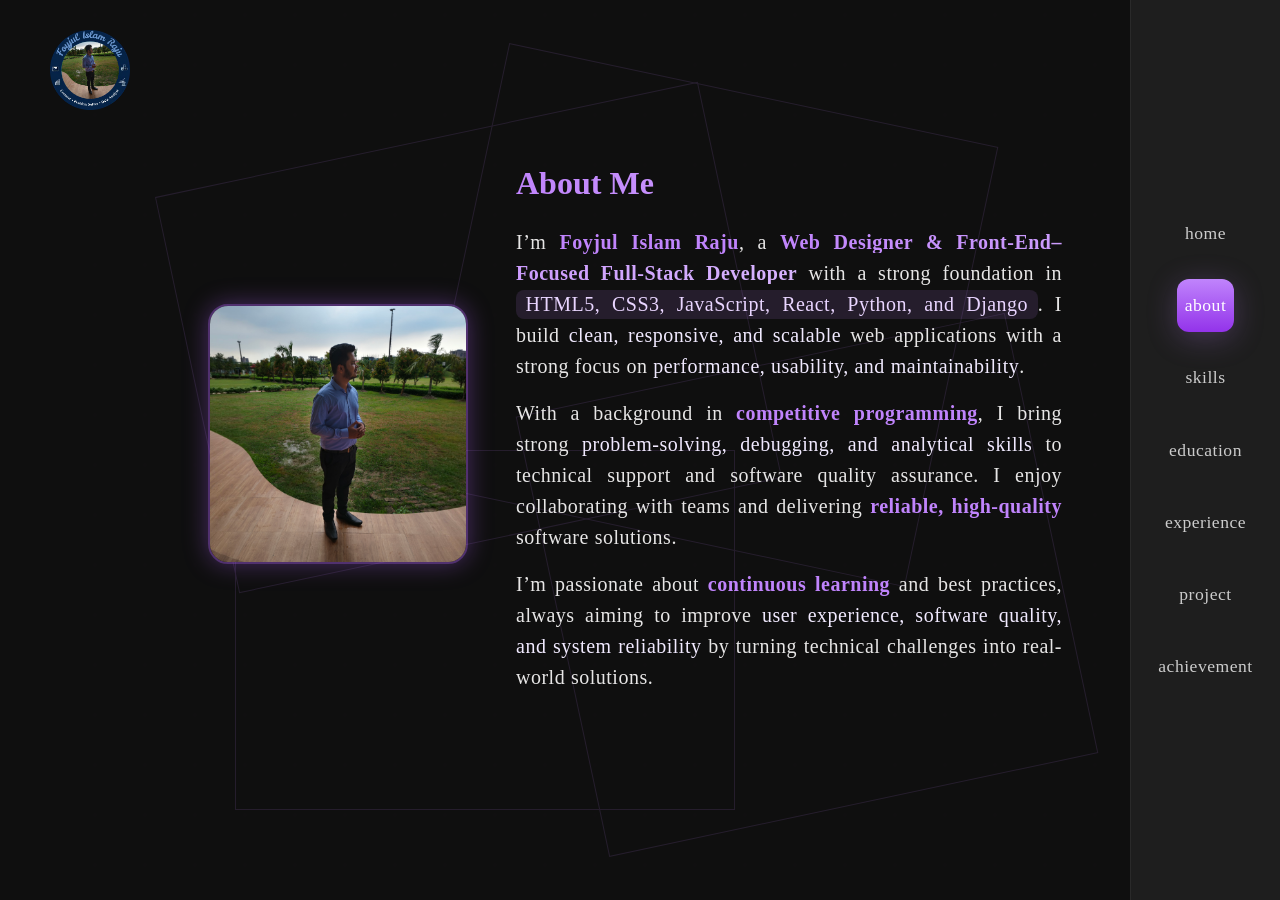
<file: about.html>
<!doctype html>
<html lang="en">
  <head>
    <meta charset="UTF-8" />
    <meta name="viewport" content="width=device-width, initial-scale=1.0" />
    <title>Foyjul Islam Raju - About</title>
    <link
      rel="stylesheet"
      href="https://cdnjs.cloudflare.com/ajax/libs/font-awesome/6.5.0/css/all.min.css"
    />
    <link rel="stylesheet" href="assets/css/styles.css" />
  </head>
  <body>
    <div class="top-left-text">
      <a href="index.html"
        ><img
          src="assets/images/logo.png"
          style="width: 80px; height: 80px"
          ;
        />
      </a>
    </div>

    <!-- RIGHT vertical navbar -->
    <div class="right-nav">
      <a href="index.html" class="nav-link active">home</a>
      <a href="about.html" class="nav-link">about</a>
      <a href="skills.html" class="nav-link">skills</a>
      <a href="education.html" class="nav-link">education</a>
      <a href="experience.html" class="nav-link">experience</a>
      <a href="project.html" class="nav-link">project</a>
      <a href="achievement.html" class="nav-link">achievement</a>
    </div>

    <div class="main">
      <div class="about-card about-flex">
        <!-- LEFT: Profile Image -->
        <div class="about-image">
          <img src="assets/images/profile.jpg" alt="Foyjul Islam Raju" />
        </div>

        <!-- RIGHT: About Text -->
        <div class="about-info">
          <h1
            style="
              text-align: left;
              font-family: &quot;Times New Roman&quot;, Times, serif;
            "
          >
            About Me
          </h1>

          <p class="about-text">
            I’m <span class="highlight">Foyjul Islam Raju</span>, a
            <span class="role"
              >Web Designer & Front-End–Focused Full-Stack Developer</span
            >
            with a strong foundation in
            <span class="tech"
              >HTML5, CSS3, JavaScript, React, Python, and Django</span
            >. I build
            <span class="highlight-soft">clean, responsive, and scalable</span>
            web applications with a strong focus on
            <span class="highlight-soft"
              >performance, usability, and maintainability</span
            >.
          </p>

          <p class="about-text">
            With a background in
            <span class="highlight">competitive programming</span>, I bring
            strong
            <span class="highlight-soft"
              >problem-solving, debugging, and analytical skills</span
            >
            to technical support and software quality assurance. I enjoy
            collaborating with teams and delivering
            <span class="highlight">reliable, high-quality</span> software
            solutions.
          </p>

          <p class="about-text">
            I’m passionate about
            <span class="highlight">continuous learning</span> and best
            practices, always aiming to improve
            <span class="highlight-soft"
              >user experience, software quality, and system reliability</span
            >
            by turning technical challenges into real-world solutions.
          </p>
        </div>
      </div>

      <div class="bg-geometric">
        <div class="frame frame1"></div>
        <div class="frame frame2"></div>
        <div class="frame frame3"></div>
        <div class="frame frame4"></div>
        <div class="bg-dots"></div>
      </div>
    </div>

    <script src="assets/js/script.js"></script>
  </body>
</html>
</file>
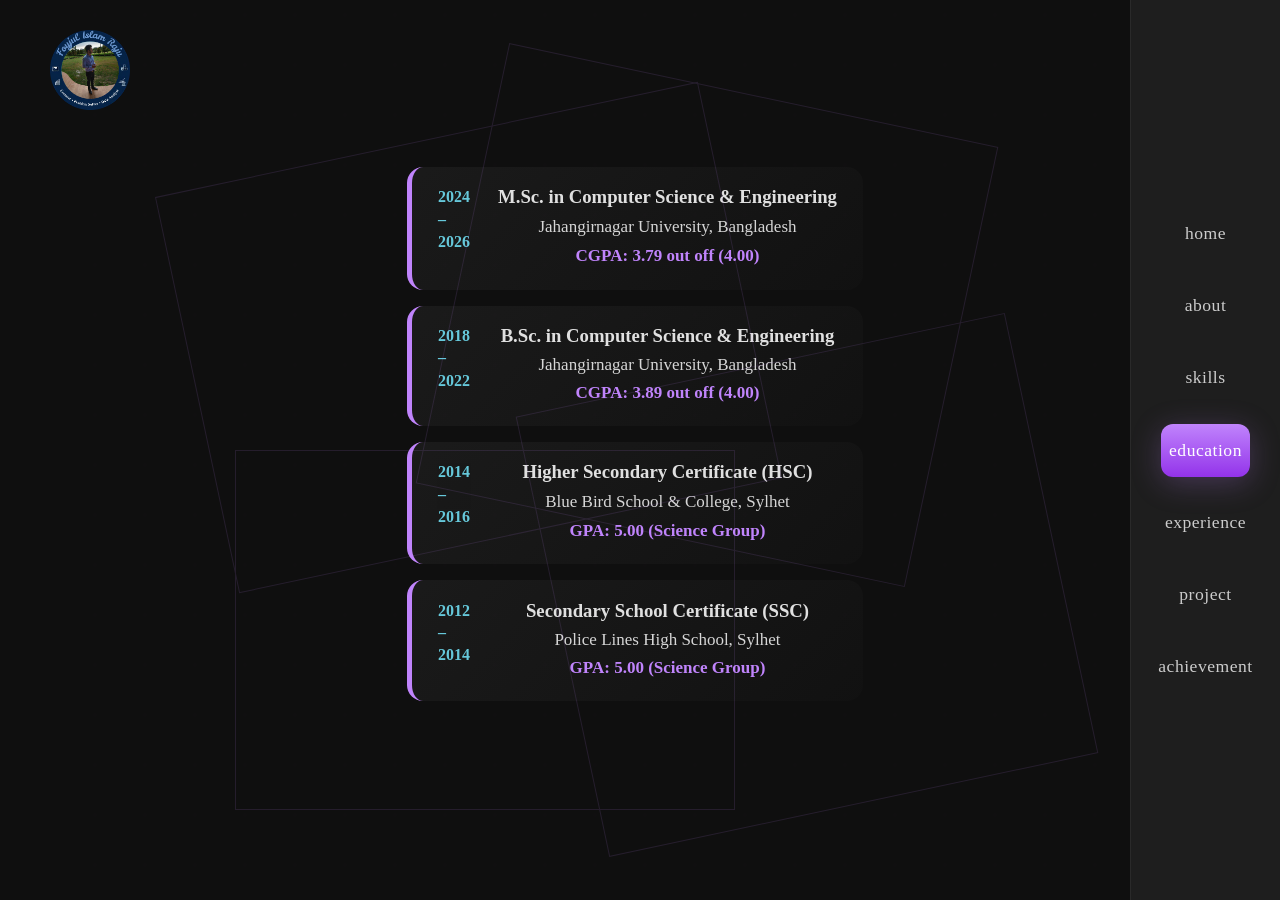
<file: education.html>
<!doctype html>
<html lang="en">
  <head>
    <meta charset="UTF-8" />
    <meta name="viewport" content="width=device-width, initial-scale=1.0" />
    <title>Foyjul Islam Raju - Education</title>
    <link
      rel="stylesheet"
      href="https://cdnjs.cloudflare.com/ajax/libs/font-awesome/6.5.0/css/all.min.css"
    />
    <link rel="stylesheet" href="assets/css/styles.css" />
  </head>
  <body>
    <div class="top-left-text">
      <a href="index.html"
        ><img
          src="assets/images/logo.png"
          style="width: 80px; height: 80px"
          ;
        />
      </a>
    </div>

    <!-- RIGHT vertical navbar -->
    <div class="right-nav">
      <a href="index.html" class="nav-link active">home</a>
      <a href="about.html" class="nav-link">about</a>
      <a href="skills.html" class="nav-link">skills</a>
      <a href="education.html" class="nav-link">education</a>
      <a href="experience.html" class="nav-link">experience</a>
      <a href="project.html" class="nav-link">project</a>
      <a href="achievement.html" class="nav-link">achievement</a>
    </div>

    <div class="main">
      <div class="section-content">
        <div class="timeline" style="text-align: center">
          <div class="timeline-item">
            <div
              class="timeline-date"
              style="
                font-family: &quot;Times New Roman&quot;, Times, serif;
                max-width: 40px;
              "
            >
              2024 – 2026
            </div>
            <div class="timeline-content">
              <h3
                style="font-family: &quot;Times New Roman&quot;, Times, serif"
              >
                M.Sc. in Computer Science & Engineering
              </h3>
              <p
                style="
                  font-size: 17px;
                  font-family:
                    Georgia, &quot;Times New Roman&quot;, Times, serif;
                  margin: 9px;
                "
              >
                Jahangirnagar University, Bangladesh
              </p>
              <p
                style="
                  font-size: 17px;
                  font-family: &quot;Times New Roman&quot;, Times, serif;
                  color: var(--purple);
                  font-weight: bold;
                "
              >
                CGPA: 3.79 out off (4.00)
              </p>
            </div>
          </div>

          <div class="timeline-item">
            <div
              class="timeline-date"
              style="
                font-family: &quot;Times New Roman&quot;, Times, serif;
                max-width: 40px;
              "
            >
              2018 – 2022
            </div>
            <div class="timeline-content">
              <h3
                style="font-family: &quot;Times New Roman&quot;, Times, serif"
              >
                B.Sc. in Computer Science & Engineering
              </h3>
              <p
                style="
                  font-size: 17px;
                  font-family:
                    Georgia, &quot;Times New Roman&quot;, Times, serif;
                  margin: 8px;
                "
              >
                Jahangirnagar University, Bangladesh
              </p>
              <p
                style="
                  font-size: 17px;
                  font-family: &quot;Times New Roman&quot;, Times, serif;
                  color: var(--purple);
                  font-weight: bold;
                "
              >
                CGPA: 3.89 out off (4.00)
              </p>
            </div>
          </div>

          <div class="timeline-item">
            <div
              class="timeline-date"
              style="
                font-family: &quot;Times New Roman&quot;, Times, serif;
                max-width: 40px;
              "
            >
              2014 – 2016
            </div>
            <div class="timeline-content">
              <h3
                style="font-family: &quot;Times New Roman&quot;, Times, serif"
              >
                Higher Secondary Certificate (HSC)
              </h3>
              <p
                style="
                  font-size: 17px;
                  font-family:
                    Georgia, &quot;Times New Roman&quot;, Times, serif;
                  margin: 9px;
                "
              >
                Blue Bird School & College, Sylhet
              </p>
              <p
                style="
                  font-size: 17px;
                  font-family: &quot;Times New Roman&quot;, Times, serif;
                  color: var(--purple);
                  font-weight: bold;
                "
              >
                GPA: 5.00 (Science Group)
              </p>
            </div>
          </div>

          <div class="timeline-item">
            <div
              class="timeline-date"
              style="
                font-family: &quot;Times New Roman&quot;, Times, serif;
                max-width: 40px;
              "
            >
              2012 – 2014
            </div>
            <div class="timeline-content">
              <h3
                style="font-family: &quot;Times New Roman&quot;, Times, serif"
              >
                Secondary School Certificate (SSC)
              </h3>
              <p
                style="
                  font-size: 17px;
                  font-family:
                    Georgia, &quot;Times New Roman&quot;, Times, serif;
                  margin: 8px;
                "
              >
                Police Lines High School, Sylhet
              </p>
              <p
                style="
                  font-size: 17px;
                  font-family: &quot;Times New Roman&quot;, Times, serif;
                  color: var(--purple);
                  font-weight: bold;
                "
              >
                GPA: 5.00 (Science Group)
              </p>
            </div>
          </div>
        </div>
      </div>

      <div class="bg-geometric">
        <div class="frame frame1"></div>
        <div class="frame frame2"></div>
        <div class="frame frame3"></div>
        <div class="frame frame4"></div>
        <div class="bg-dots"></div>
      </div>
    </div>
    <script src="assets/js/script.js"></script>
  </body>
</html>
</file>
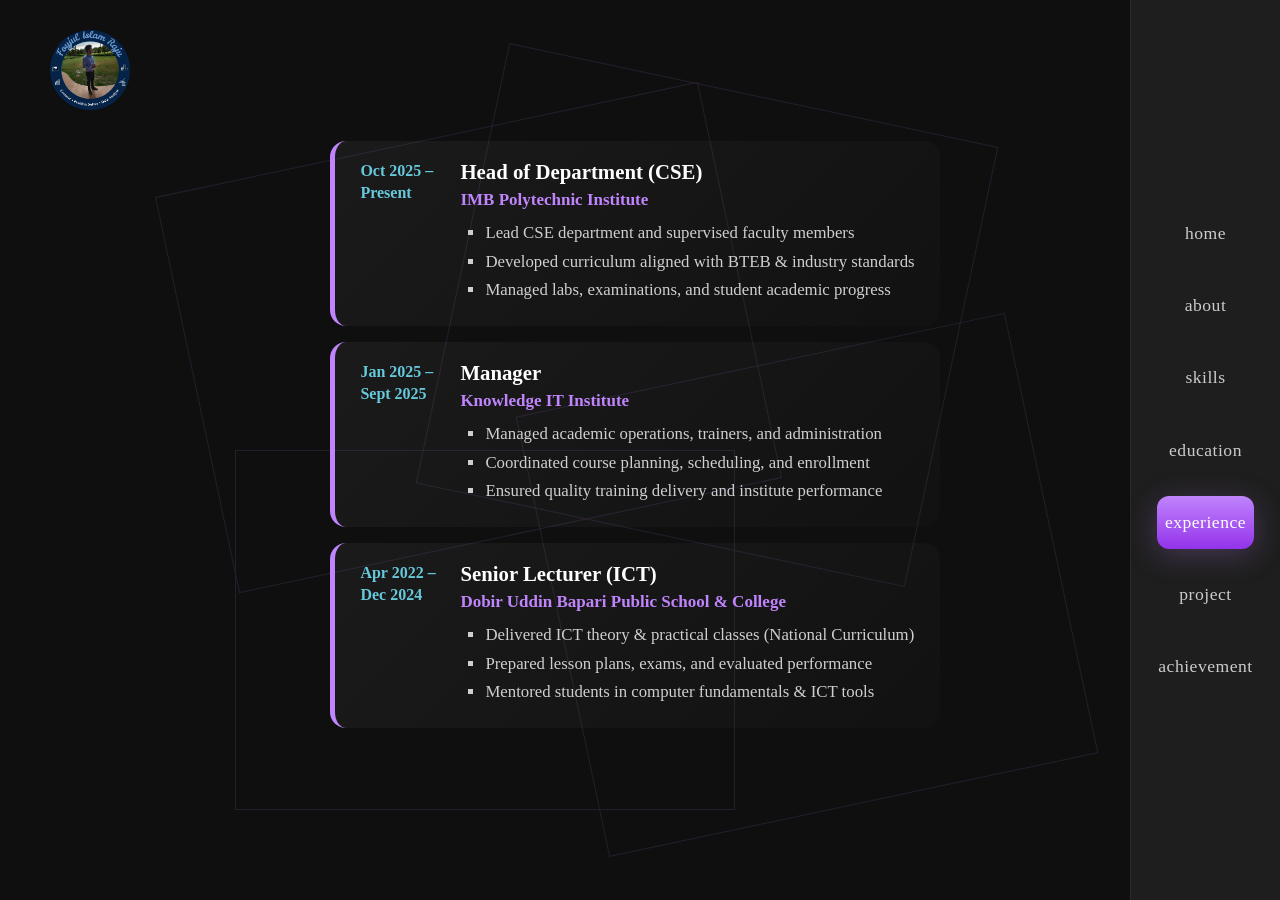
<file: experience.html>
<!doctype html>
<html lang="en">
  <head>
    <meta charset="UTF-8" />
    <meta name="viewport" content="width=device-width, initial-scale=1.0" />
    <title>Foyjul Islam Raju - Experience</title>
    <link
      rel="stylesheet"
      href="https://cdnjs.cloudflare.com/ajax/libs/font-awesome/6.5.0/css/all.min.css"
    />
    <link rel="stylesheet" href="assets/css/styles.css" />
  </head>
  <body>
    <div class="top-left-text">
      <a href="index.html"
        ><img
          src="assets/images/logo.png"
          style="width: 80px; height: 80px"
          ;
        />
      </a>
    </div>

    <!-- RIGHT vertical navbar -->
    <div class="right-nav">
      <a href="index.html" class="nav-link active">home</a>
      <a href="about.html" class="nav-link">about</a>
      <a href="skills.html" class="nav-link">skills</a>
      <a href="education.html" class="nav-link">education</a>
      <a href="experience.html" class="nav-link">experience</a>
      <a href="project.html" class="nav-link">project</a>
      <a href="achievement.html" class="nav-link">achievement</a>
    </div>

    <div class="main">
      <div class="section-content">
        <div class="timeline">
          <!-- HOD CSE -->
          <div class="timeline-item">
            <div
              class="timeline-date"
              style="font-family: &quot;Times New Roman&quot;, Times, serif"
            >
              Oct 2025 – Present
            </div>
            <div class="timeline-content">
              <h2
                style="font-family: &quot;Times New Roman&quot;, Times, serif"
              >
                Head of Department (CSE)
              </h2>
              <p
                style="
                  color: var(--purple);
                  font-family: &quot;Times New Roman&quot;, Times, serif;
                  font-weight: bold;
                  font-size: 17px;
                "
              >
                IMB Polytechnic Institute
              </p>
              <ul class="experience-points">
                <li>Lead CSE department and supervised faculty members</li>
                <li>
                  Developed curriculum aligned with BTEB & industry standards
                </li>
                <li>
                  Managed labs, examinations, and student academic progress
                </li>
              </ul>
            </div>
          </div>

          <!-- Manager -->
          <div class="timeline-item">
            <div
              class="timeline-date"
              style="font-family: &quot;Times New Roman&quot;, Times, serif"
            >
              Jan 2025 – Sept 2025
            </div>
            <div class="timeline-content">
              <h2
                style="font-family: &quot;Times New Roman&quot;, Times, serif"
              >
                Manager
              </h2>
              <p
                style="
                  color: var(--purple);
                  font-family: &quot;Times New Roman&quot;, Times, serif;
                  font-weight: bold;
                  font-size: 17px;
                "
              >
                Knowledge IT Institute
              </p>
              <ul class="experience-points">
                <li>
                  Managed academic operations, trainers, and administration
                </li>
                <li>Coordinated course planning, scheduling, and enrollment</li>
                <li>
                  Ensured quality training delivery and institute performance
                </li>
              </ul>
            </div>
          </div>

          <!-- Senior Lecturer -->
          <div class="timeline-item">
            <div
              class="timeline-date"
              style="font-family: &quot;Times New Roman&quot;, Times, serif"
            >
              Apr 2022 – Dec 2024
            </div>
            <div class="timeline-content">
              <h2
                style="font-family: &quot;Times New Roman&quot;, Times, serif"
              >
                Senior Lecturer (ICT)
              </h2>
              <p
                style="
                  color: var(--purple);
                  font-family: &quot;Times New Roman&quot;, Times, serif;
                  font-weight: bold;
                  font-size: 17px;
                "
              >
                Dobir Uddin Bapari Public School & College
              </p>
              <ul class="experience-points">
                <li>
                  Delivered ICT theory & practical classes (National Curriculum)
                </li>
                <li>Prepared lesson plans, exams, and evaluated performance</li>
                <li>Mentored students in computer fundamentals & ICT tools</li>
              </ul>
            </div>
          </div>
        </div>
      </div>
      <div class="bg-geometric">
        <div class="frame frame1"></div>
        <div class="frame frame2"></div>
        <div class="frame frame3"></div>
        <div class="frame frame4"></div>
        <div class="bg-dots"></div>
      </div>
    </div>
    <script src="assets/js/script.js"></script>
  </body>
</html>
</file>
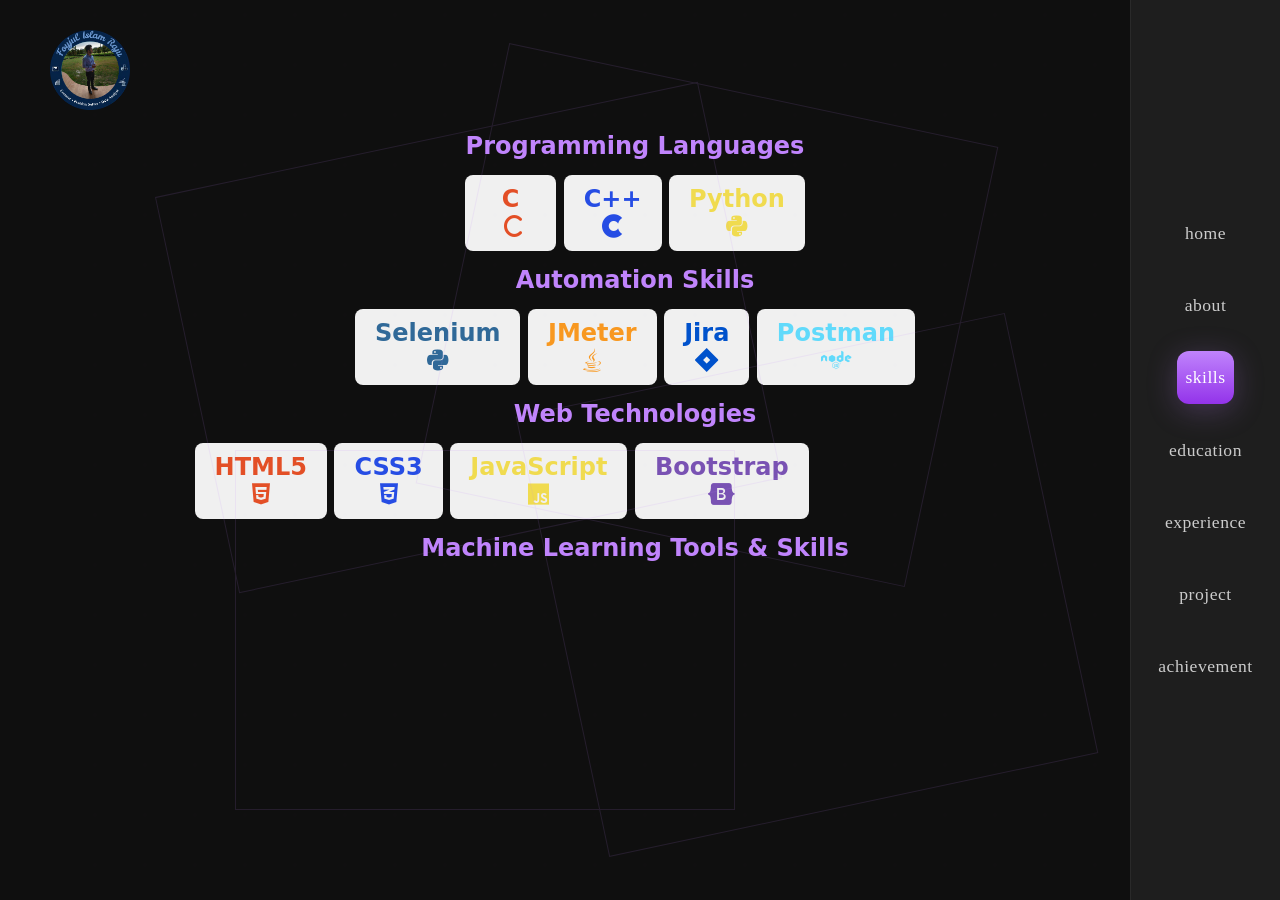
<file: skills.html>
<!doctype html>
<html lang="en">
  <head>
    <meta charset="UTF-8" />
    <meta name="viewport" content="width=device-width, initial-scale=1.0" />
    <title>Foyjul Islam Raju - Skills</title>
    <link
      rel="stylesheet"
      href="https://cdnjs.cloudflare.com/ajax/libs/font-awesome/6.5.0/css/all.min.css"
    />
    <link rel="stylesheet" href="assets/css/styles.css" />
  </head>
  <body>
    <div class="top-left-text">
      <a href="index.html">
        <img src="assets/images/logo.png" style="width: 80px; height: 80px" ; />
      </a>
    </div>

    <!-- RIGHT vertical navbar -->
    <div class="right-nav">
      <a href="index.html" class="nav-link active">home</a>
      <a href="about.html" class="nav-link">about</a>
      <a href="skills.html" class="nav-link">skills</a>
      <a href="education.html" class="nav-link">education</a>
      <a href="experience.html" class="nav-link">experience</a>
      <a href="project.html" class="nav-link">project</a>
      <a href="achievement.html" class="nav-link">achievement</a>
    </div>

    <div class="main">
      <div class="skills-container">
        <h2 style="font-size: 24px; color: var(--purple)">
          Programming Languages
        </h2>
        <div style="flex-basis: 100%"></div>
        <!-- line break -->

        <div class="skill" style="color: #e34f26">
          &nbsp;&nbsp;C&nbsp;&nbsp;<br />&nbsp;&nbsp;<i class="fab fa-c"
            >&nbsp;&nbsp;</i
          >
        </div>
        <div class="skill" style="color: #264de4">
          C++<br /><i class="fab fa-cuttlefish"></i>
        </div>
        <div class="skill" style="color: #f0db4f">
          Python<br /><i class="fab fa-python"></i>
        </div>
        <div style="flex-basis: 100%"></div>
        <!-- line break -->

        <h2 style="font-size: 24px; color: var(--purple)">Automation Skills</h2>
        <div style="flex-basis: 100%"></div>
        <!-- line break -->

        <div class="skill" style="color: #306998">
          Selenium<br /><i class="fab fa-python"></i>
        </div>
        <!-- Selenium placeholder -->
        <div class="skill" style="color: #f89820">
          JMeter<br /><i class="fab fa-java"></i>
        </div>
        <!-- JMeter placeholder -->
        <div class="skill" style="color: #0052cc">
          Jira<br /><i class="fab fa-jira"></i>
        </div>
        <!-- Jira -->
        <div class="skill" style="color: #61dafb">
          Postman<br /><i class="fab fa-node"></i>
        </div>
        <!-- Postman placeholder -->

        <div style="flex-basis: 100%"></div>
        <!-- line break -->
        <h2 style="color: var(--purple)" ;>Web Technologies</h2>
        <div style="flex-basis: 100%"></div>
        <!-- line break -->
        <div class="skill" style="color: #e34f26">
          HTML5<br /><i class="fab fa-html5"></i>
        </div>
        <div class="skill" style="color: #264de4">
          CSS3<br /><i class="fab fa-css3-alt"></i>
        </div>
        <div class="skill" style="color: #f0db4f">
          JavaScript<br /><i class="fab fa-js"></i>
        </div>
        <div class="skill" style="color: #7952b3">
          Bootstrap<br /><i class="fab fa-bootstrap"></i>
        </div>
        <div class="skill" style="color: #61dafb">
          React<br /><i class="fab fa-react"></i>
        </div>
        <div class="skill" style="color: #092e20">
          Django<br /><i class="fab fa-python"></i>
        </div>

        <div style="flex-basis: 100%"></div>
        <!-- line break -->

        <h2 style="color: var(--purple)">Machine Learning Tools & Skills</h2>
        <div style="flex-basis: 100%"></div>
        <!-- line break -->
        <div class="skill" style="color: #306998; text-align: center">
          Scikit-learn<br /><i class="fab fa-python"></i>
        </div>
        <div class="skill" style="color: #ff5733; text-align: center">
          Matplotlib<br /><i class="fas fa-chart-line"></i>
        </div>
        <div class="skill" style="color: #61dafb; text-align: center">
          NLP<br /><i class="fas fa-comment-alt"></i>
        </div>
        <div class="skill" style="color: #ffc300; text-align: center">
          Data Prep<br /><i class="fas fa-database"></i>
        </div>
        <div class="skill" style="color: #ff5733; text-align: center">
          Processing<br /><i class="fas fa-cogs"></i>
        </div>
        <div class="skill" style="color: #61dafb; text-align: center">
          Visualization<br /><i class="fas fa-chart-bar"></i>
        </div>
        <div class="skill" style="color: #ffd43b; text-align: center">
          Predictive Analysis<br /><i class="fas fa-lightbulb"></i>
        </div>
      </div>

      <div class="bg-geometric">
        <div class="frame frame1"></div>
        <div class="frame frame2"></div>
        <div class="frame frame3"></div>
        <div class="frame frame4"></div>
        <div class="bg-dots"></div>
      </div>
    </div>

    <script src="assets/js/script.js"></script>
  </body>
</html>
</file>
<file: assets/css/styles.css>
:root {
  --bg: #0f0f0f;
  --text: #e0e0e0;
  --purple: #c084fc;
  --purple-dark: #9333ea;
  --purple-glow: rgba(192, 132, 252, 0.25);
  --gray: #1e1e1e;
  --dot: rgba(192, 132, 252, 0.12);
}

/* ================= RESET ================= */

* {
  margin: 0;
  padding: 0;
  box-sizing: border-box;
}

html,
body {
  width: 100%;
  height: 100%;
  background: var(--bg);
  color: var(--text);
  font-family: "Segoe UI", system-ui, sans-serif;
  overflow-x: hidden;
  overflow-y: auto;
}

/* ================= MAIN CONTENT ================= */

.main {
  height: 100vh;
  margin-left: 80px;
  margin-right: 90px;
  padding: 4rem 5rem 3rem;
  display: flex;
  flex-direction: column;
  align-items: center;
  justify-content: center;
  text-align: center;
  position: relative;
}

/* ===== About layout with image ===== */
.about-flex {
  display: flex;
  gap: 3rem;
  align-items: center;
  width: 100%;
  max-width: 1100px;
  margin: 0 auto;
}

/* LEFT image */
.about-image {
  flex: 0 0 260px;
  display: flex;
  justify-content: center;
}

.about-image img {
  width: 260px;
  height: 260px;
  object-fit: cover;
  border-radius: 20px;
  border: 2px solid rgba(180, 100, 255, 0.4);
  box-shadow: 0 0 25px rgba(180, 100, 255, 0.35);
}

/* RIGHT text */
.about-info {
  flex: 1;
}

/* ================= ACTION BUTTONS ================= */

.action-buttons {
  display: flex;
  gap: 1.5rem;
  margin: 2.5rem 0;
  flex-wrap: wrap;
  justify-content: center;
}

.btn {
  font-family: "Times New Roman", Times, serif;
  background: linear-gradient(135deg, #656c78, #4b5563);
  color: white;
  padding: 1rem 2.8rem;
  font-size: 1.3rem;
  font-weight: 600;
  text-decoration: none;
  border-radius: 50px;
  transition: all 0.4s;
  box-shadow: 0 8px 25px var(--purple-glow);
}

.btn:hover {
  transform: translateY(-5px) scale(1.05);
  box-shadow: 0 15px 40px var(--purple-glow);
}

.hire-btn {
  background: linear-gradient(135deg, #6b7280, #4b5563);
}

/* ================= HERO TEXT ================= */

h1 {
  font-weight: 900;
  background: linear-gradient(90deg, var(--purple), #d8b4fe);
  -webkit-background-clip: text;
  -webkit-text-fill-color: transparent;
  margin-bottom: 1.2rem;
}

p {
  font-size: 1.4rem;
  max-width: 1000px;
  margin: 0.75rem auto;
  color: #e7e6e6;
}

/*=================== Social Icon =================*/
.social-icons {
  display: flex;
  gap: 1.2rem;
  justify-content: center;
  margin-top: 1rem;
}

.social-icons a {
  width: 52px;
  height: 52px;
  background: #ffffff;
  color: #000;
  border-radius: 50%;
  display: flex;
  align-items: center;
  justify-content: center;
  font-size: 1.3rem;
  text-decoration: none;
  transition: all 0.3s ease;
}

.social-icons a:hover {
  transform: translateY(-5px);
  background: var(--purple);
  color: white;
}

/* ================= About Text ================= */
.about-card {
  max-width: 1000px;
  /* margin: 3rem auto; */
  padding: 1rem 3rem;
  border-radius: 24px;
  position: relative;
  z-index: 2;
}

/* soft glowing edge */
.about-card::before {
  position: absolute;
  inset: 0;
  pointer-events: none;
}

.about-text {
  font-family: "Georgia", "Times New Roman", serif;
  font-size: 1.25rem;
  line-height: 1.65;
  letter-spacing: 0.5px;
  color: #e7e6e6;
  margin-bottom: 1rem;
  text-align: justify;
}

/* Main name highlight */
.highlight {
  color: var(--purple);
  font-weight: 600;
}

/* Job role emphasis */
.role {
  background: linear-gradient(90deg, var(--purple), #d8b4fe);
  -webkit-background-clip: text;
  -webkit-text-fill-color: transparent;
  font-weight: 700;
}

/* Soft emphasis (not too bold) */
.highlight-soft {
  color: #f1eaff;
  font-weight: 500;
}

/* Tech stack pill-style highlight */
.tech {
  padding: 0.2rem 0.6rem;
  border-radius: 8px;
  background: rgba(192, 132, 252, 0.12);
  color: #e9d5ff;
  font-weight: 500;
}

/* Hover glow effect */
.about-card:hover {
  box-shadow: 0 25px 70px rgba(192, 132, 252, 0.25);
  transform: translateY(-4px);
  transition: all 0.4s ease;
}

/* ================= Home Page Text ================= */
.text-2 {
  font-size: 2rem;
  margin: 2.5rem 0 0.5rem;
  color: #ccc;
  font-family: "Times New Roman", Times, serif;
}

.text-3 {
  font-size: 2rem;
  margin: 0.5rem 0 2.5rem;
  color: #ccc;
  font-family: "Times New Roman", Times, serif;
}

.typing-2,
.typing-3 {
  color: var(--purple);
  font-weight: 600;
}

.top-left-text {
  position: fixed;
  top: 30px;
  left: 50px;
  z-index: 999;
  font-size: 2rem;
  font-weight: 900;
  color: var(--purple);
  text-decoration: none;
}

.top-left-text a,
.top-left-text a:visited,
.top-left-text a:active,
.top-left-text a:focus {
  text-decoration: none;
  color: inherit;
  outline: none;
}

.top-left-text a:hover {
  text-decoration: none;
  color: inherit;
}

.top-left-text a {
  -webkit-tap-highlight-color: transparent;
}

/* ================= RIGHT VERTICAL NAVBAR ================= */

.right-nav {
  position: fixed;
  right: 0;
  width: 150px;
  height: 100%;
  font-family: Cambria, Cochin, Georgia, Times, "Times New Roman", serif;
  font-weight: bold;
  background: var(--gray);
  border-left: 1px solid #2a2a2a;
  display: flex;
  flex-direction: column;
  align-items: center;
  justify-content: center;
  gap: 1.2em;
  padding: 2rem 0;
  z-index: 100;
}

.right-nav .nav-link {
  color: #ccc;
  font-size: 1.1rem;
  font-weight: 500;
  text-decoration: none;
  padding: 1rem 0.5rem;
  border-radius: 12px;
  transition: all 0.35s ease;
  letter-spacing: 0.5px;
}

.right-nav .nav-link:hover {
  color: white;
  background: rgba(192, 132, 252, 0.2);
  box-shadow: 0 0 20px var(--purple-glow);
  /* transform: rotate(360deg) translateY(-4px); */
}

.right-nav .nav-link.active {
  color: white;
  background: linear-gradient(to bottom, var(--purple), var(--purple-dark));
  box-shadow: 0 6px 30px var(--purple-glow);
}

/* ================= Achievement ================= */
.section-title {
  font-size: 2rem;
  margin-bottom: 30px;
  color: var(--purple);
  text-shadow: 0 0 15px var(--purple-glow);
}

/* ================= SKILLS ================= */

.skills-container {
  display: flex;
  flex-wrap: wrap;
  justify-content: center;
  gap: 7.5px;
}

.skill {
  opacity: 0;
  transform: translateY(20px);
  transition: 0.6s;
  font-size: 1.5rem;
  font-weight: bold;
  padding: 10px 20px;
  background: #f0f0f0;
  border-radius: 8px;
}

.skill.show {
  opacity: 1;
  transform: translateY(0);
}

.skills-grid {
  display: grid;
  grid-template-columns: repeat(auto-fit, minmax(210px, 1fr));
  gap: 1.6rem;
  max-width: 1200px;
  width: 100%;
}

.skill-item {
  background: rgba(30, 30, 30, 0.7);
  padding: 1.5rem;
  border-radius: 16px;
  border: 1px solid rgba(192, 132, 252, 0.18);
  transition: 0.3s;
  text-align: center;
}

.skill-item:hover {
  transform: translateY(-6px);
  box-shadow: 0 12px 32px var(--purple-glow);
}

.skill-logo {
  width: 44px;
  margin-bottom: 0.8rem;
}

.progress {
  width: 100%;
  height: 8px;
  background: #2a2a2a;
  border-radius: 4px;
  overflow: hidden;
}

.bar {
  height: 100%;
  background: linear-gradient(to right, var(--purple), #d8b4fe);
}

/* ================= TIMELINE ================= */

.timeline {
  max-width: 1000px;
  width: 100%;
  /* margin: auto; */
  font-family: "Times New Roman", Times, serif;
  text-align: left;
}

.timeline-item {
  display: flex;
  gap: 20px;
  background: linear-gradient(
    135deg,
    rgba(30, 30, 30, 0.75),
    rgba(18, 18, 18, 0.75)
  );
  margin: 1rem 0;
  padding: 1.2rem 1.6rem;
  border-left: 5px solid var(--purple);
  border-radius: 16px;
  transition: all 0.35s ease;
  position: relative;
  overflow: hidden;
}

.timeline-item::before {
  content: "";
  position: absolute;
  left: -5px;
  top: 0;
  width: 5px;
  height: 100%;
  background: linear-gradient(180deg, var(--purple), var(--purple-dark));
}

.timeline-item:hover {
  transform: translateX(14px) scale(1.01);
  box-shadow: 0 15px 40px var(--purple-glow);
}

.timeline-date {
  max-width: 80px;
  color: #6fdcf0;
  font-weight: 800;
  font-size: 1rem;
  text-align: left;
  line-height: 1.4;
  opacity: 0.9;
}

.timeline-content {
  flex: 1;
}

.timeline-content h2 {
  margin-bottom: 6px;
  font-size: 1.3rem;
  color: #ffffff;
}

.timeline-content p {
  margin: 4px 0;
  font-size: 0.95rem;
  color: #d6d6d6;
}

.experience-points {
  margin-top: 10px;
  padding-left: 25px;
}

.experience-points li {
  margin-bottom: 2px;
  color: #cfcfcf;
  font-size: 1.05rem;
  line-height: 1.6;
  list-style-type: square;
}

/* ================= PROJECTS ================= */

.split-layout {
  display: grid;
  grid-template-columns: 1fr 1fr 1fr;
  gap: 30px;
  height: 100%;
}

.section-title.small {
  font-size: 1.6rem;
  margin-bottom: 1.2rem;
  color: #e0e0e0;
}

.project-img {
  width: 40px;
  height: 30px;
  object-fit: contain;
}

.project-tech-row {
  display: flex;
  justify-content: space-between;
  align-items: center;
}

.github-link {
  color: #c084fc;
  font-size: 1.1rem;
  transition: 0.25s;
}

.github-link:hover {
  color: #6fdcf0;
  transform: scale(1.15);
}

.left-panel,
.right-panel {
  font-family: "Times New Roman", Times, serif;
}

.projects-container {
  display: flex;
  flex-direction: column;
  gap: 15px;
}

.project-item {
  background: rgba(40, 40, 50, 0.4);
  padding: 20px 20px;
  border-radius: 15px;
  border: 1px solid rgba(100, 100, 120, 0.25);
  transition: all 0.22s ease;
}

.project-item:hover {
  background: rgba(50, 50, 65, 0.55);
  border-color: rgba(111, 220, 240, 0.3);
  transform: translateY(-2px);
}

.project-header {
  display: flex;
  justify-content: space-between;
  align-items: flex-start;
  margin-bottom: 1px;
}

.project-name {
  font-size: 1.15rem;
  font-weight: 600;
  color: #f0f0f0;
  margin: 0;
  font-family: "Times New Roman", Times, serif;
}

.project-links {
  display: flex;
  gap: 2px;
  font-family: "Times New Roman", Times, serif;
}

.project-links a {
  color: #c084fc;
  font-size: 1.25rem;
  transition: all 0.25s;
}

.project-links a:hover {
  color: #6fdcf0;
  transform: scale(1.18);
}

.project-desc {
  font-size: 1rem;
  line-height: 1.45;
  color: #cccccc;
  margin: 0 0 14px 0;
  font-family: "Times New Roman", Times, serif;
  text-align: justify;
}

.project-tech {
  font-size: 0.82rem;
  color: #6fdcf0;
  font-weight: 500;
  font-family: "Times New Roman", Times, serif;
  text-align: left;
}

/* Publications */
.publication-card {
  background: rgba(30, 30, 30, 0.65);
  padding: 18px;
  border-radius: 12px;
  margin-bottom: 18px;
  border-left: 4px solid var(--purple, #c084fc);
  transition: all 0.2s;
  font-family: "Times New Roman", Times, serif;
  text-align: justify;
}

.publication-card:hover {
  background: rgba(40, 30, 50, 0.75);
  transform: translateX(6px) scale(1);
  box-shadow: 0 12px 40px var(--purple-glow);
}

.publication-card.upcoming {
  border-left-color: #6fdcf0;
  opacity: 0.92;
}

.publication-card h3 {
  margin: 0 0 8px 0;
  font-size: 1.05rem;
  color: #e0e0e0;
}

.publication-card p {
  font-size: 0.88rem;
  line-height: 1.45;
  color: #ddd;
  margin: 0 0 10px 0;
}

.pub-meta {
  display: flex;
  flex-wrap: wrap;
  gap: 12px;
  font-size: 0.78rem;
}

.pub-meta span {
  color: #6fdcf0;
}

.pub-year {
  font-weight: 600;
  color: #aaaaff !important;
}

/* icon */
.icon-wrapper {
  display: inline-flex;
  align-items: center;
}

.small-img {
  width: 80px;
  height: 40px;
  object-fit: contain;
}

/* ================= BACKGROUND EFFECTS ================= */

.bg-geometric {
  position: absolute;
  inset: 0;
  pointer-events: none;
  opacity: 0.12;
  z-index: 1;
}

.bg-geometric .frame {
  position: absolute;
  border: 1.5px solid var(--purple);
}

.frame1 {
  top: 15%;
  left: 10%;
  width: 50%;
  height: 45%;
  transform: rotate(-12deg);
}
.frame2 {
  top: 40%;
  right: 12%;
  width: 45%;
  height: 50%;
  transform: rotate(-12deg);
}
.frame3 {
  bottom: 10%;
  left: 14%;
  width: 45%;
  height: 40%;
}
.frame4 {
  top: 10%;
  right: 21%;
  width: 45%;
  height: 50%;
  transform: rotate(12deg);
}

.bg-dots {
  position: absolute;
  inset: 0;
  background-image: radial-gradient(
    circle at 15px 15px,
    var(--dot) 2px,
    transparent 0
  );
  background-size: 50px 50px;
  opacity: 0.4;
  z-index: 1;
}

/* ──────────────────────────────────────────────
   RESPONSIVE + SCROLL CONTROL
─────────────────────────────────────────────── */

/* Desktop: no page scrollbar, internal scroll in .main */
@media (min-width: 1025px) {
  html,
  body {
    overflow: hidden;
    height: 100vh;
  }

  .main {
    height: 100vh;
    overflow-y: auto;
    overflow-x: hidden;
    margin-left: 80px;
    margin-right: 90px;
    padding: 4rem 5rem 6rem; /* extra bottom padding to prevent nav cutoff */
  }

  /* Hide scrollbar visually but keep scrolling */
  .main::-webkit-scrollbar {
    display: none;
  }
  .main {
    -ms-overflow-style: none;
    scrollbar-width: none;
  }
}

/* Tablet and smaller – normal scrolling + bottom nav */
@media (max-width: 1024px) {
  html,
  body {
    overflow-y: auto;
    height: auto;
  }

  .main {
    height: auto;
    min-height: 100vh;
    margin-left: 0;
    margin-right: 0;
    padding: 6rem 2rem 10rem;
  }

  .right-nav {
    position: fixed;
    bottom: 0;
    left: 0;
    right: 0;
    top: auto;
    width: 100%;
    height: auto;
    flex-direction: row;
    justify-content: space-evenly;
    padding: 1rem 0;
    gap: 1.2rem;
    border-top: 1px solid #2a2a2a;
    border-left: none;
  }

  .right-nav .nav-link {
    writing-mode: horizontal-tb;
    transform: none;
    font-size: 0.95rem;
    padding: 0.6rem 1rem;
  }

  .top-left-text {
    left: 25px;
    top: 20px;
    font-size: 1.9rem;
  }

  /* Stack about image + text on smaller screens */
  .about-flex {
    flex-direction: column;
    gap: 2rem;
    align-items: center;
  }

  .about-image {
    flex: 0 0 auto;
  }

  .about-image img {
    width: 300px;
    height: 300px;
  }
}

@media (max-width: 768px) {
  .main {
    padding: 7rem 1.8rem 11rem;
  }

  h1 {
    font-size: 2.8rem;
  }

  p {
    font-size: 1.2rem;
  }

  .about-card {
    padding: 2rem 1.8rem;
  }

  .about-text {
    font-size: 1.05rem;
    text-align: left;
  }

  .timeline-item {
    flex-direction: column;
  }

  .timeline-date {
    text-align: left;
    min-width: auto;
    margin-bottom: 6px;
    color: var(--purple);
  }

  .split-layout {
    grid-template-columns: 1fr;
  }
}

@media (max-width: 480px) {
  .main {
    padding: 6.5rem 1.4rem 12rem;
  }

  h1 {
    font-size: 2.3rem;
  }

  p {
    font-size: 1.1rem;
  }

  .btn {
    width: 100%;
    max-width: 340px;
  }

  .action-buttons {
    flex-direction: column;
  }

  .social-icons a {
    width: 48px;
    height: 48px;
  }

  .about-image img {
    width: 200px;
    height: 200px;
  }
}

/* Improve justified text on all screens – especially narrow ones */
.about-text,
.about-info p,
.about-info {
  text-align: justify;
  text-align-last: left; /* prevents ugly stretched last line */
  hyphens: auto;
  -webkit-hyphens: auto;
  -ms-hyphens: auto;
  overflow-wrap: break-word;
  word-break: break-word;
  word-spacing: 0.015em;
  line-height: 1.55;
}

/* Fine-tune for smaller screens */
@media (max-width: 1024px) {
  .about-text,
  .about-info p {
    line-height: 1.5;
    font-size: clamp(1.05rem, 3.2vw, 1.15rem);
  }
}

/* Better handling for 7 items in bottom nav */
@media (max-width: 1024px) {
  .right-nav {
    justify-content: flex-start; /* start from left instead of even spacing */
    overflow-x: auto; /* allow horizontal scroll if screen is very narrow */
    padding: 1rem 1.5rem;
    gap: 1.4rem;
    scrollbar-width: thin; /* nicer scrollbar on Firefox */
  }

  .right-nav::-webkit-scrollbar {
    height: 6px;
  }

  .right-nav::-webkit-scrollbar-thumb {
    background: var(--purple);
    border-radius: 3px;
  }

  .right-nav .nav-link {
    font-size: 0.92rem; /* slightly smaller so 7 fit better */
    padding: 0.6rem 1rem;
    min-width: 70px;
    white-space: nowrap; /* prevent text wrapping */
  }
}
</file>
